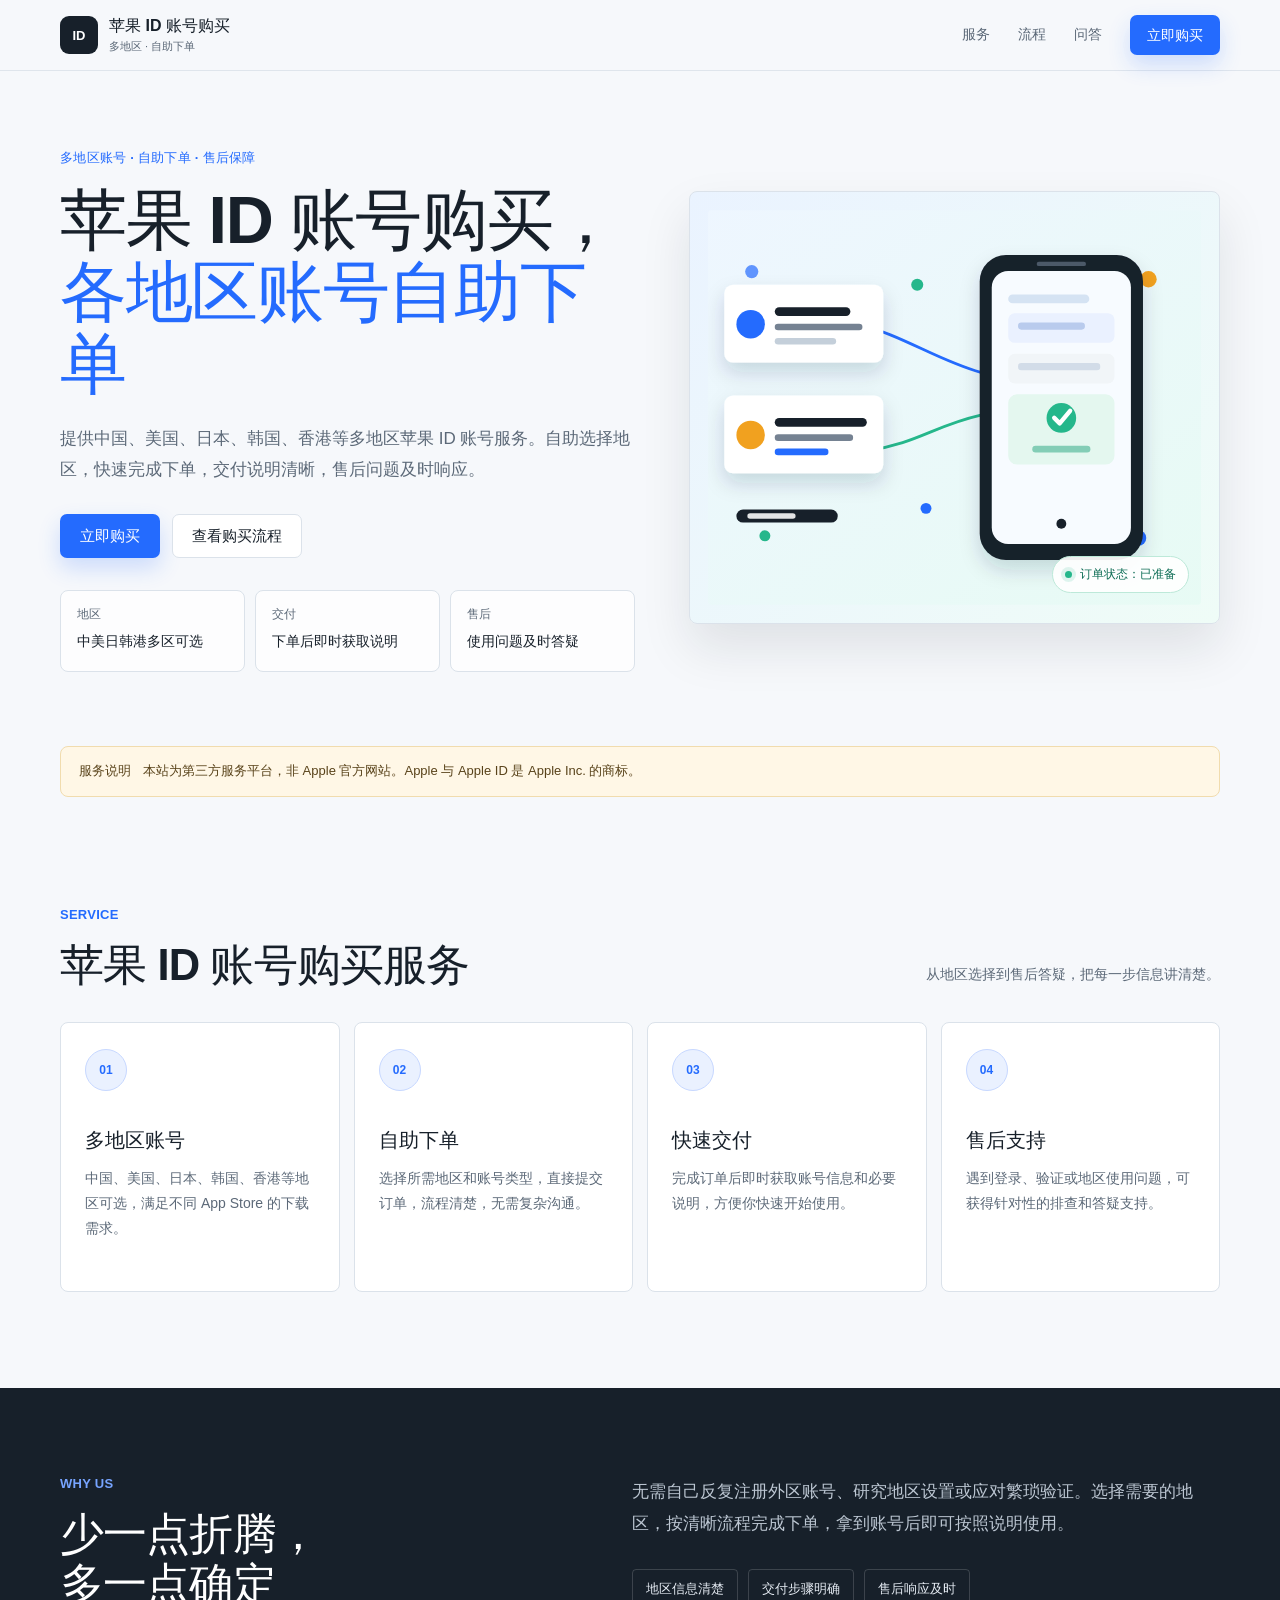
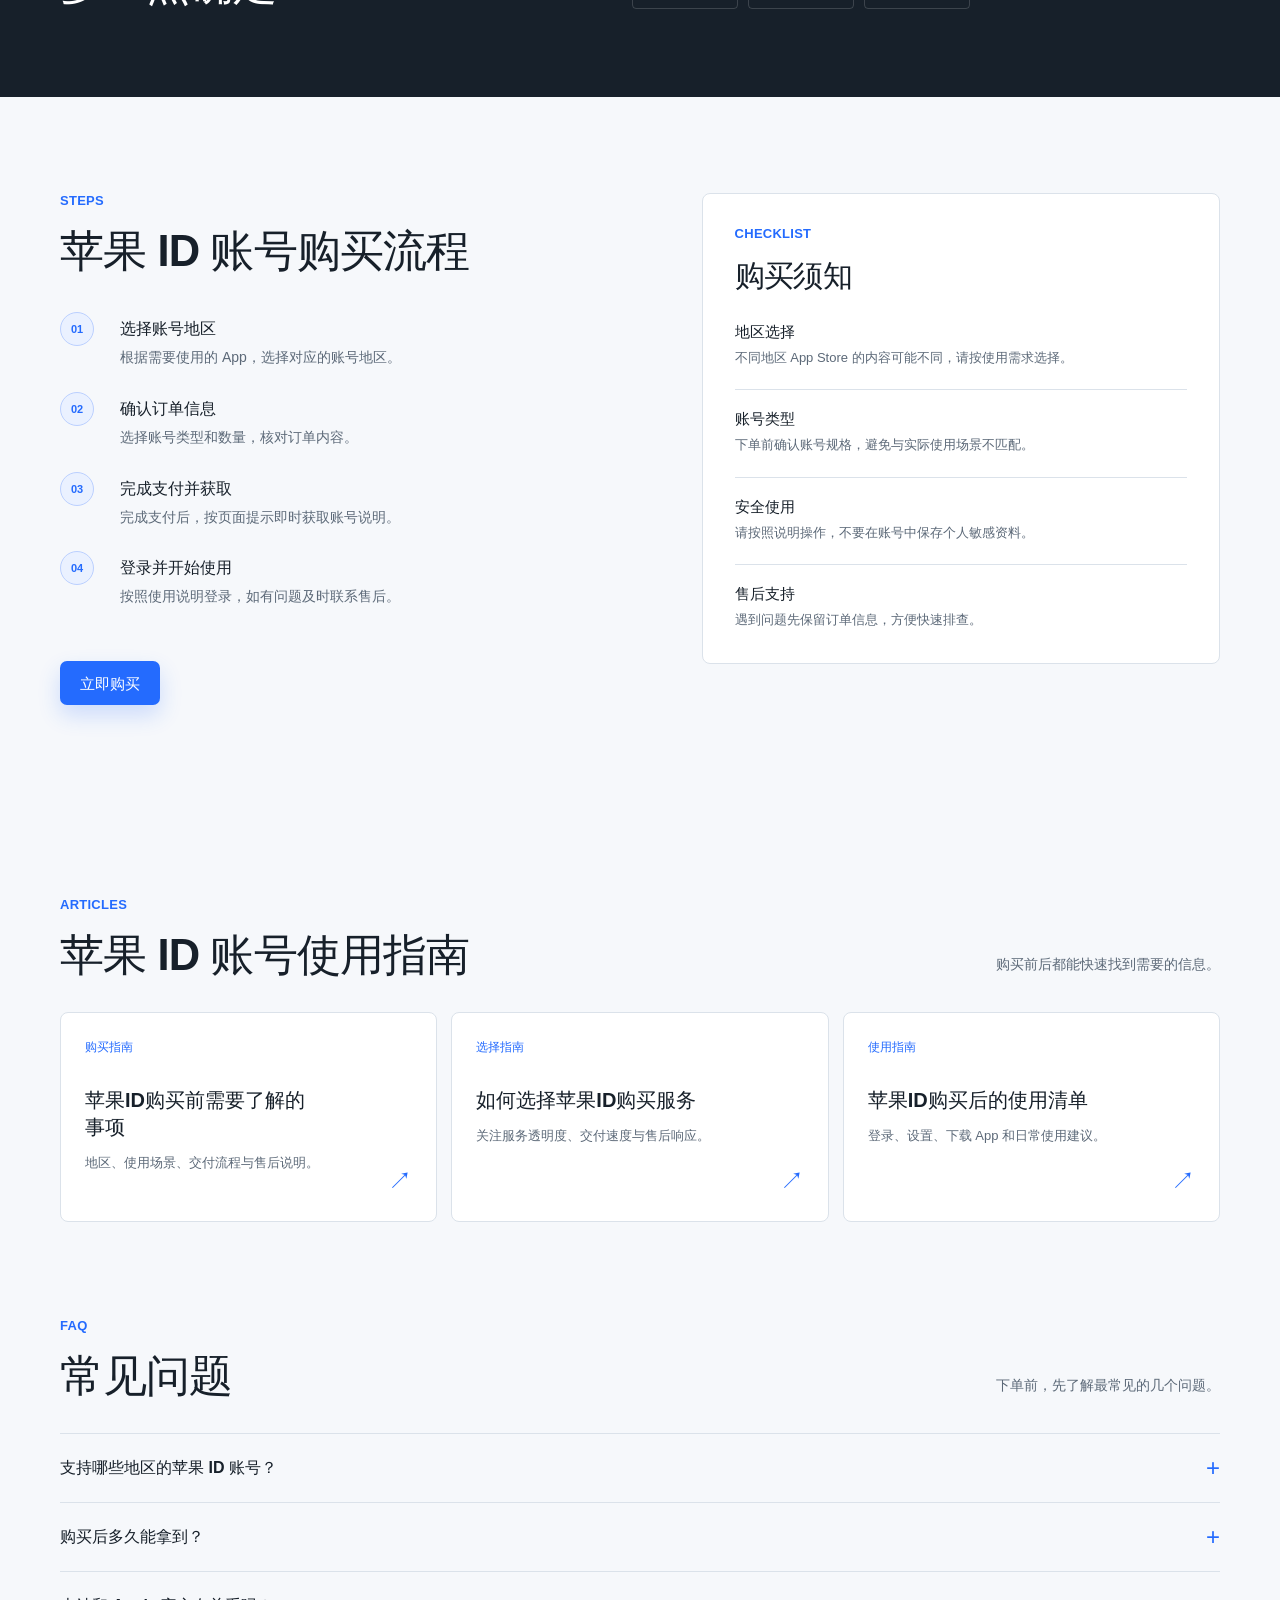
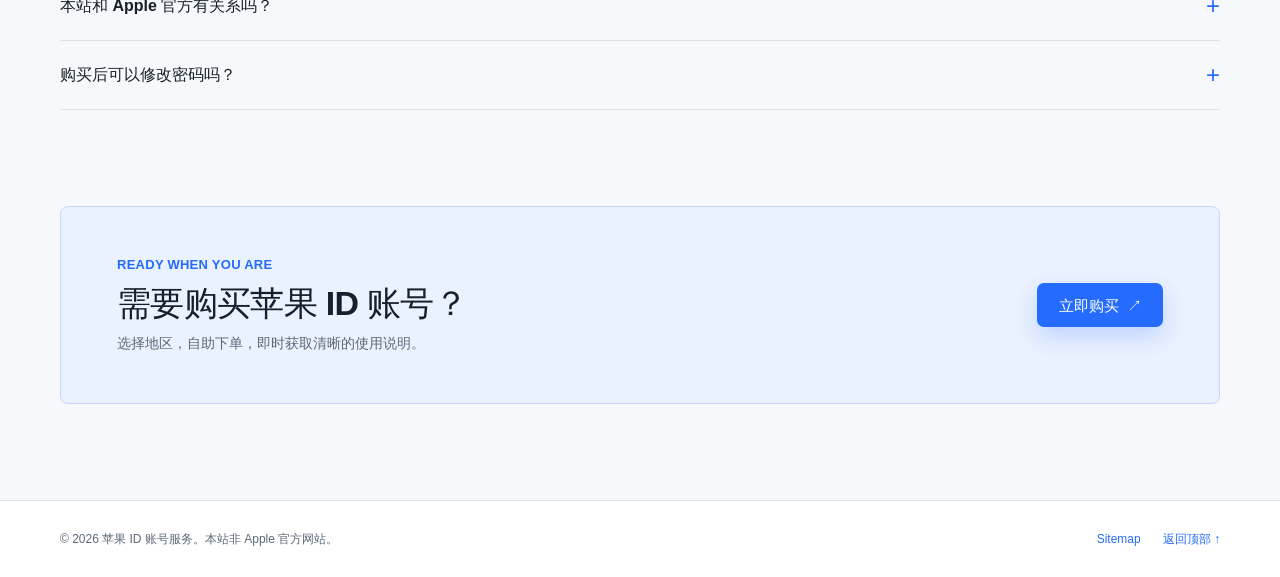
<file: index.html>
<!doctype html>
<html lang="zh-CN">
  <head>
    <meta charset="utf-8">
    <meta name="viewport" content="width=device-width, initial-scale=1">
    <meta name="description" content="苹果ID账号购买平台，提供美国、日本、韩国、香港等国外苹果ID与 apple id 账号、IOS账号购买，支持多地区自助下单、快速交付与售后说明。">
    <meta name="subtitle" content="多地区国外苹果ID与IOS账号自助购买服务">
    <meta name="keywords" content="苹果ID账号, apple id, IOS账号, 国外苹果ID">
    <meta property="og:title" content="苹果ID账号购买">
    <meta property="og:description" content="多地区国外苹果ID与IOS账号自助购买服务，支持苹果ID账号购买、快速交付与售后说明。">
    <meta property="og:type" content="website">
    <meta name="theme-color" content="#f6f8fb">
    <title>苹果ID账号购买 - 各地区苹果ID自助下单 |AppleID 安全售后保障 </title>
    <link rel="stylesheet" href="styles.css">
  </head>
  <body>
    <a class="skip-link" href="#main-content">跳转到主要内容</a>

    <header class="site-header">
      <div class="container header-inner">
        <a class="brand" href="./" aria-label="苹果 ID 账号服务首页">
          <span class="brand-mark" aria-hidden="true">ID</span>
          <span class="brand-copy">
            <strong>苹果 ID 账号购买</strong>
            <small>多地区 · 自助下单</small>
          </span>
        </a>
        <nav class="main-nav" aria-label="主导航">
          <a href="#service">服务</a>
          <a href="#guide">流程</a>
          <a href="#faq">问答</a>
          <a class="button button-small button-primary purchase-link" data-purchase-link href="https://example.com/">立即购买</a>
        </nav>
      </div>
    </header>

    <main id="main-content">
      <section class="hero container" aria-labelledby="hero-title">
        <div class="hero-copy">
          <p class="eyebrow">多地区账号 · 自助下单 · 售后保障</p>
          <h1 id="hero-title">苹果 ID 账号购买，<br><span>各地区账号自助下单</span></h1>
          <p class="hero-description">提供中国、美国、日本、韩国、香港等多地区苹果 ID 账号服务。自助选择地区，快速完成下单，交付说明清晰，售后问题及时响应。</p>
          <div class="hero-actions">
            <a class="button button-primary purchase-link" data-purchase-link href="https://example.com/">立即购买</a>
            <a class="button button-secondary" href="#guide">查看购买流程</a>
          </div>
          <dl class="hero-stats" aria-label="服务特点">
            <div>
              <dt>地区</dt>
              <dd>中美日韩港多区可选</dd>
            </div>
            <div>
              <dt>交付</dt>
              <dd>下单后即时获取说明</dd>
            </div>
            <div>
              <dt>售后</dt>
              <dd>使用问题及时答疑</dd>
            </div>
          </dl>
        </div>
        <div class="hero-visual" aria-label="地区选择与账号交付示意图" role="img">
          <img src="assets/hero-service.svg" alt="手机界面与多地区账号服务卡片示意图">
          <span class="visual-caption"><span class="status-dot"></span>订单状态：已准备</span>
        </div>
      </section>

      <div class="notice-wrap container">
        <p class="notice"><strong>服务说明</strong><span>本站为第三方服务平台，非 Apple 官方网站。Apple 与 Apple ID 是 Apple Inc. 的商标。</span></p>
      </div>

      <section class="section container" id="service" aria-labelledby="service-title">
        <div class="section-heading">
          <div>
            <p class="section-kicker">SERVICE</p>
            <h2 id="service-title">苹果 ID 账号购买服务</h2>
          </div>
          <p>从地区选择到售后答疑，把每一步信息讲清楚。</p>
        </div>
        <div class="service-grid">
          <article class="service-card">
            <div class="card-icon" aria-hidden="true">01</div>
            <h3>多地区账号</h3>
            <p>中国、美国、日本、韩国、香港等地区可选，满足不同 App Store 的下载需求。</p>
          </article>
          <article class="service-card">
            <div class="card-icon" aria-hidden="true">02</div>
            <h3>自助下单</h3>
            <p>选择所需地区和账号类型，直接提交订单，流程清楚，无需复杂沟通。</p>
          </article>
          <article class="service-card">
            <div class="card-icon" aria-hidden="true">03</div>
            <h3>快速交付</h3>
            <p>完成订单后即时获取账号信息和必要说明，方便你快速开始使用。</p>
          </article>
          <article class="service-card">
            <div class="card-icon" aria-hidden="true">04</div>
            <h3>售后支持</h3>
            <p>遇到登录、验证或地区使用问题，可获得针对性的排查和答疑支持。</p>
          </article>
        </div>
      </section>

      <section class="value-band" aria-labelledby="value-title">
        <div class="container value-grid">
          <div>
            <p class="section-kicker">WHY US</p>
            <h2 id="value-title">少一点折腾，<br>多一点确定</h2>
          </div>
          <div class="value-copy">
            <p>无需自己反复注册外区账号、研究地区设置或应对繁琐验证。选择需要的地区，按清晰流程完成下单，拿到账号后即可按照说明使用。</p>
            <div class="value-points">
              <span>地区信息清楚</span>
              <span>交付步骤明确</span>
              <span>售后响应及时</span>
            </div>
          </div>
        </div>
      </section>

      <section class="section container two-column" id="guide" aria-labelledby="guide-title">
        <div class="guide-content">
          <p class="section-kicker">STEPS</p>
          <h2 id="guide-title">苹果 ID 账号购买流程</h2>
          <ol class="steps-list">
            <li><span>01</span><div><strong>选择账号地区</strong><p>根据需要使用的 App，选择对应的账号地区。</p></div></li>
            <li><span>02</span><div><strong>确认订单信息</strong><p>选择账号类型和数量，核对订单内容。</p></div></li>
            <li><span>03</span><div><strong>完成支付并获取</strong><p>完成支付后，按页面提示即时获取账号说明。</p></div></li>
            <li><span>04</span><div><strong>登录并开始使用</strong><p>按照使用说明登录，如有问题及时联系售后。</p></div></li>
          </ol>
          <a class="button button-primary purchase-link" data-purchase-link href="https://example.com/">立即购买</a>
        </div>
        <aside class="info-panel" aria-labelledby="notice-title">
          <p class="section-kicker">CHECKLIST</p>
          <h2 id="notice-title">购买须知</h2>
          <ul class="checklist">
            <li><strong>地区选择</strong><span>不同地区 App Store 的内容可能不同，请按使用需求选择。</span></li>
            <li><strong>账号类型</strong><span>下单前确认账号规格，避免与实际使用场景不匹配。</span></li>
            <li><strong>安全使用</strong><span>请按照说明操作，不要在账号中保存个人敏感资料。</span></li>
            <li><strong>售后支持</strong><span>遇到问题先保留订单信息，方便快速排查。</span></li>
          </ul>
        </aside>
      </section>

      <section class="section container" aria-labelledby="articles-title">
        <div class="section-heading compact-heading">
          <div>
            <p class="section-kicker">ARTICLES</p>
            <h2 id="articles-title">苹果 ID 账号使用指南</h2>
          </div>
          <p>购买前后都能快速找到需要的信息。</p>
        </div>
        <div class="article-grid">
          <a class="article-card" href="articles/apple-id-buying-guide.html"><span>购买指南</span><h3>苹果ID购买前需要了解的事项</h3><p>地区、使用场景、交付流程与售后说明。</p><b aria-hidden="true">↗</b></a>
          <a class="article-card" href="articles/how-to-choose-apple-id-service.html"><span>选择指南</span><h3>如何选择苹果ID购买服务</h3><p>关注服务透明度、交付速度与售后响应。</p><b aria-hidden="true">↗</b></a>
          <a class="article-card" href="articles/apple-id-after-purchase-checklist.html"><span>使用指南</span><h3>苹果ID购买后的使用清单</h3><p>登录、设置、下载 App 和日常使用建议。</p><b aria-hidden="true">↗</b></a>
        </div>
      </section>

      <section class="section container faq-section" id="faq" aria-labelledby="faq-title">
        <div class="section-heading compact-heading">
          <div>
            <p class="section-kicker">FAQ</p>
            <h2 id="faq-title">常见问题</h2>
          </div>
          <p>下单前，先了解最常见的几个问题。</p>
        </div>
        <div class="faq-list">
          <details><summary>支持哪些地区的苹果 ID 账号？<span aria-hidden="true">+</span></summary><p>首版服务覆盖中国、美国、日本、韩国、香港等常见地区，具体可选项以购买页面为准。</p></details>
          <details><summary>购买后多久能拿到？<span aria-hidden="true">+</span></summary><p>完成订单后会按页面提示即时获取账号信息和使用说明。</p></details>
          <details><summary>本站和 Apple 官方有关系吗？<span aria-hidden="true">+</span></summary><p>本站是独立的第三方服务平台，与 Apple Inc. 没有隶属、授权或合作关系。</p></details>
          <details><summary>购买后可以修改密码吗？<span aria-hidden="true">+</span></summary><p>请先查看订单附带的使用说明；涉及账号安全的操作建议在确认规则后进行。</p></details>
        </div>
      </section>

      <section class="cta-section container" aria-labelledby="cta-title">
        <div>
          <p class="section-kicker">READY WHEN YOU ARE</p>
          <h2 id="cta-title">需要购买苹果 ID 账号？</h2>
          <p>选择地区，自助下单，即时获取清晰的使用说明。</p>
        </div>
        <a class="button button-primary purchase-link" data-purchase-link href="https://example.com/">立即购买 <span aria-hidden="true">↗</span></a>
      </section>
    </main>

    <footer class="site-footer">
      <div class="container footer-inner">
        <p>© 2026 苹果 ID 账号服务。本站非 Apple 官方网站。</p>
        <div class="footer-links">
          <a href="sitemap.xml" target="_blank" rel="noopener noreferrer">Sitemap</a>
          <a href="#main-content">返回顶部 ↑</a>
        </div>
      </div>
    </footer>

    <script src="script.js" defer></script>
  </body>
</html>
</file>
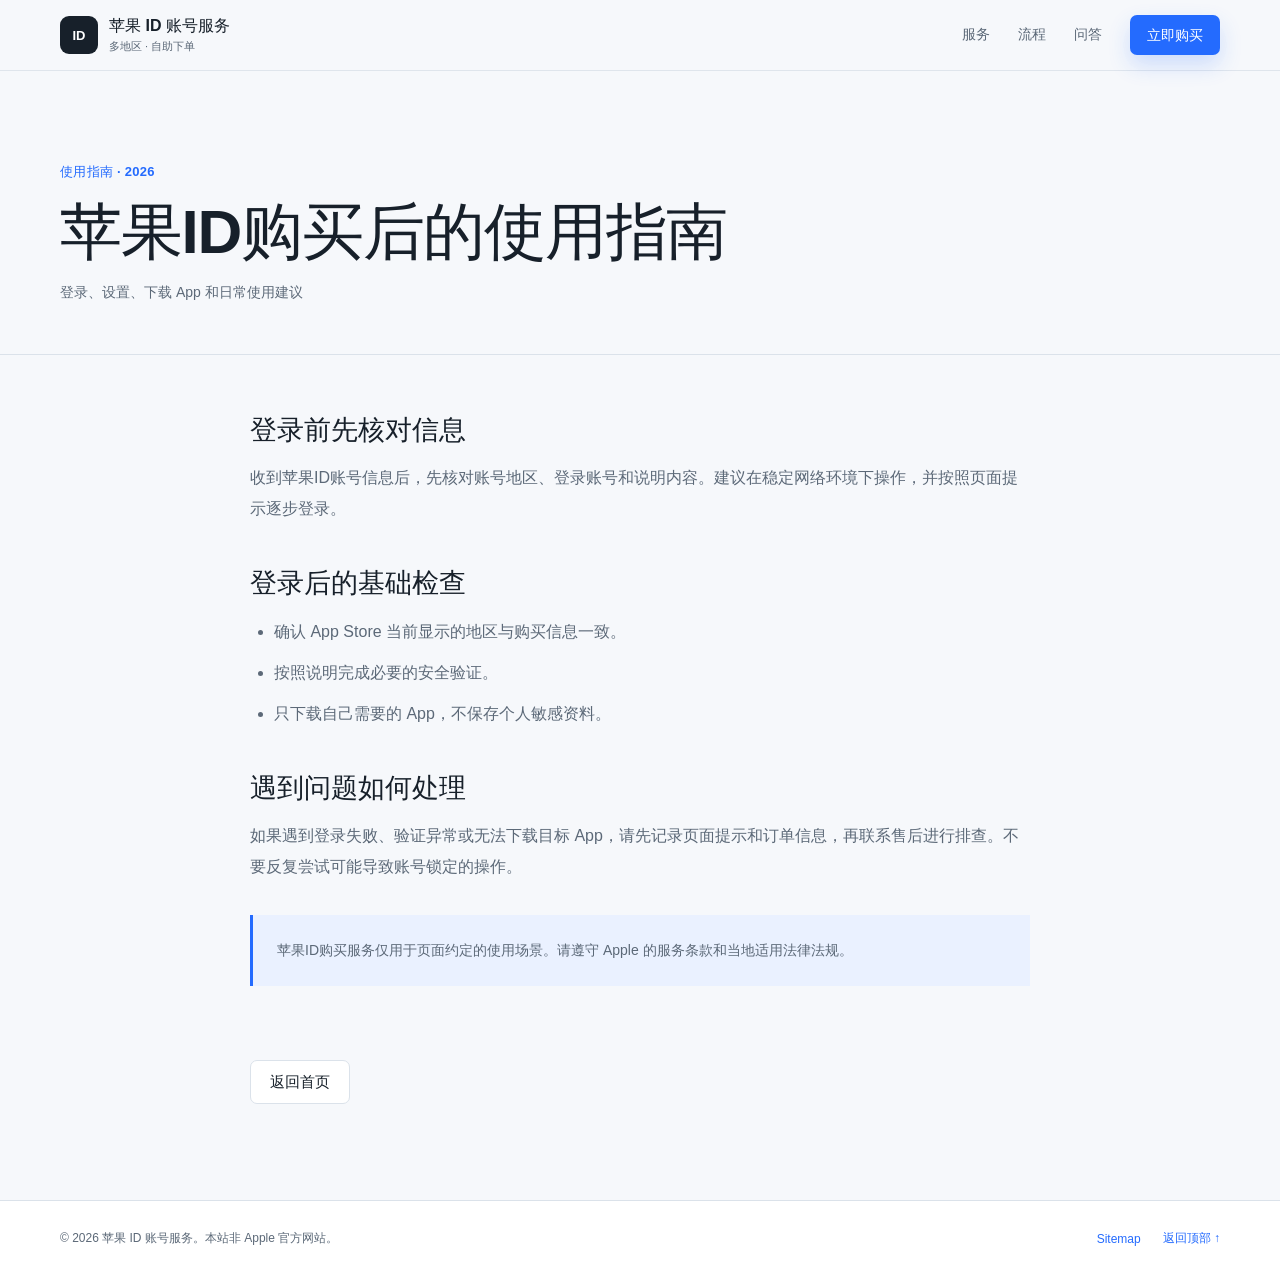
<file: articles/apple-id-after-purchase-checklist.html>
<!doctype html>
<html lang="zh-CN">
  <head>
    <meta charset="utf-8">
    <meta name="viewport" content="width=device-width, initial-scale=1">
    <meta name="description" content="苹果ID购买后的登录、设置、下载 App 与日常使用清单。">
    <title>苹果ID购买后的使用指南 | 苹果 ID 账号服务</title>
    <link rel="stylesheet" href="../styles.css">
  </head>
  <body class="article-page">
    <a class="skip-link" href="#main-content">跳转到主要内容</a>
    <header class="site-header"><div class="container header-inner"><a class="brand" href="../" aria-label="苹果 ID 账号服务首页"><span class="brand-mark" aria-hidden="true">ID</span><span class="brand-copy"><strong>苹果 ID 账号服务</strong><small>多地区 · 自助下单</small></span></a><nav class="main-nav" aria-label="主导航"><a href="../#service">服务</a><a href="../#guide">流程</a><a href="../#faq">问答</a><a class="button button-small button-primary purchase-link" data-purchase-link href="https://example.com/">立即购买</a></nav></div></header>
    <main id="main-content">
      <section class="article-hero"><div class="container"><p class="eyebrow">使用指南 · 2026</p><h1>苹果ID购买后的使用指南</h1><p class="article-meta">登录、设置、下载 App 和日常使用建议</p></div></section>
      <article class="article-body">
        <h2>登录前先核对信息</h2>
        <p>收到苹果ID账号信息后，先核对账号地区、登录账号和说明内容。建议在稳定网络环境下操作，并按照页面提示逐步登录。</p>
        <h2>登录后的基础检查</h2>
        <ul><li>确认 App Store 当前显示的地区与购买信息一致。</li><li>按照说明完成必要的安全验证。</li><li>只下载自己需要的 App，不保存个人敏感资料。</li></ul>
        <h2>遇到问题如何处理</h2>
        <p>如果遇到登录失败、验证异常或无法下载目标 App，请先记录页面提示和订单信息，再联系售后进行排查。不要反复尝试可能导致账号锁定的操作。</p>
        <div class="article-callout"><p>苹果ID购买服务仅用于页面约定的使用场景。请遵守 Apple 的服务条款和当地适用法律法规。</p></div>
        <a class="button button-secondary article-back" href="../">返回首页</a>
      </article>
    </main>
    <footer class="site-footer"><div class="container footer-inner"><p>© 2026 苹果 ID 账号服务。本站非 Apple 官方网站。</p><div class="footer-links"><a href="../sitemap.xml" target="_blank" rel="noopener noreferrer">Sitemap</a><a href="#main-content">返回顶部 ↑</a></div></div></footer>
    <script src="../script.js" defer></script>
  </body>
</html>
</file>
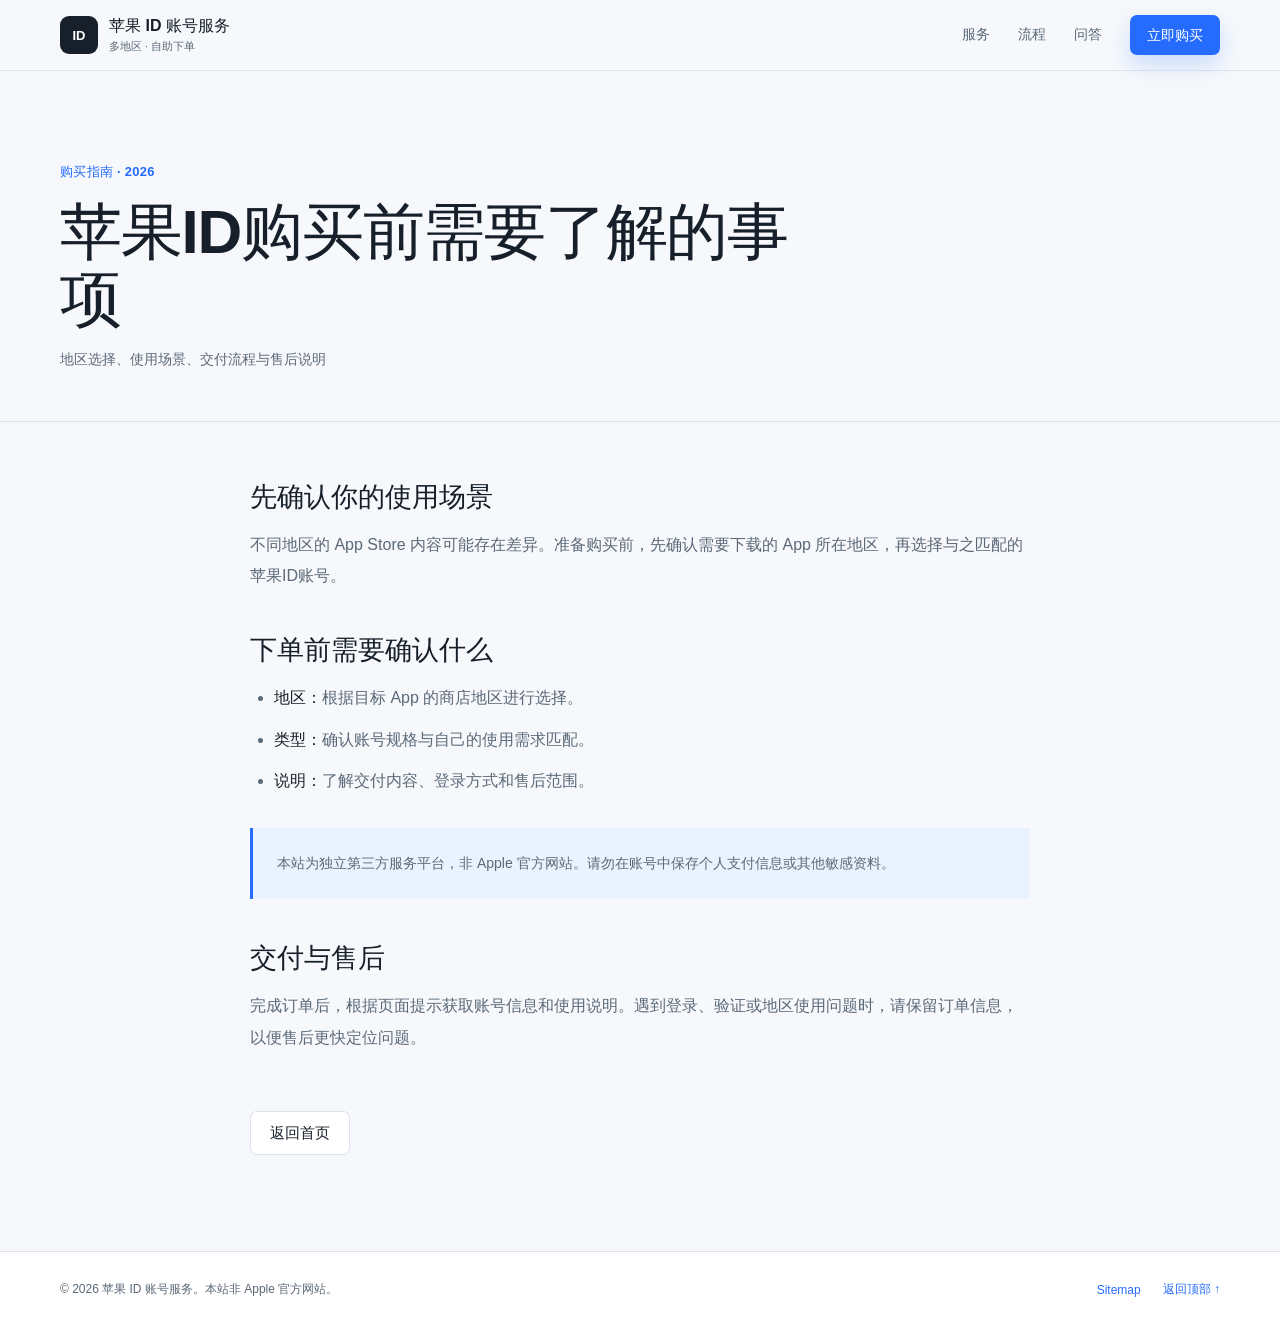
<file: articles/apple-id-buying-guide.html>
<!doctype html>
<html lang="zh-CN">
  <head>
    <meta charset="utf-8">
    <meta name="viewport" content="width=device-width, initial-scale=1">
    <meta name="description" content="苹果ID购买前需要了解的地区、使用场景、交付流程与售后事项。">
    <title>苹果ID购买前需要了解的事项 | 苹果 ID 账号服务</title>
    <link rel="stylesheet" href="../styles.css">
  </head>
  <body class="article-page">
    <a class="skip-link" href="#main-content">跳转到主要内容</a>
    <header class="site-header">
      <div class="container header-inner">
        <a class="brand" href="../" aria-label="苹果 ID 账号服务首页">
          <span class="brand-mark" aria-hidden="true">ID</span>
          <span class="brand-copy"><strong>苹果 ID 账号服务</strong><small>多地区 · 自助下单</small></span>
        </a>
        <nav class="main-nav" aria-label="主导航">
          <a href="../#service">服务</a><a href="../#guide">流程</a><a href="../#faq">问答</a>
          <a class="button button-small button-primary purchase-link" data-purchase-link href="https://example.com/">立即购买</a>
        </nav>
      </div>
    </header>
    <main id="main-content">
      <section class="article-hero">
        <div class="container">
          <p class="eyebrow">购买指南 · 2026</p>
          <h1>苹果ID购买前需要了解的事项</h1>
          <p class="article-meta">地区选择、使用场景、交付流程与售后说明</p>
        </div>
      </section>
      <article class="article-body">
        <h2>先确认你的使用场景</h2>
        <p>不同地区的 App Store 内容可能存在差异。准备购买前，先确认需要下载的 App 所在地区，再选择与之匹配的苹果ID账号。</p>
        <h2>下单前需要确认什么</h2>
        <ul>
          <li><strong>地区：</strong>根据目标 App 的商店地区进行选择。</li>
          <li><strong>类型：</strong>确认账号规格与自己的使用需求匹配。</li>
          <li><strong>说明：</strong>了解交付内容、登录方式和售后范围。</li>
        </ul>
        <div class="article-callout"><p>本站为独立第三方服务平台，非 Apple 官方网站。请勿在账号中保存个人支付信息或其他敏感资料。</p></div>
        <h2>交付与售后</h2>
        <p>完成订单后，根据页面提示获取账号信息和使用说明。遇到登录、验证或地区使用问题时，请保留订单信息，以便售后更快定位问题。</p>
        <a class="button button-secondary article-back" href="../">返回首页</a>
      </article>
    </main>
    <footer class="site-footer"><div class="container footer-inner"><p>© 2026 苹果 ID 账号服务。本站非 Apple 官方网站。</p><div class="footer-links"><a href="../sitemap.xml" target="_blank" rel="noopener noreferrer">Sitemap</a><a href="#main-content">返回顶部 ↑</a></div></div></footer>
    <script src="../script.js" defer></script>
  </body>
</html>
</file>
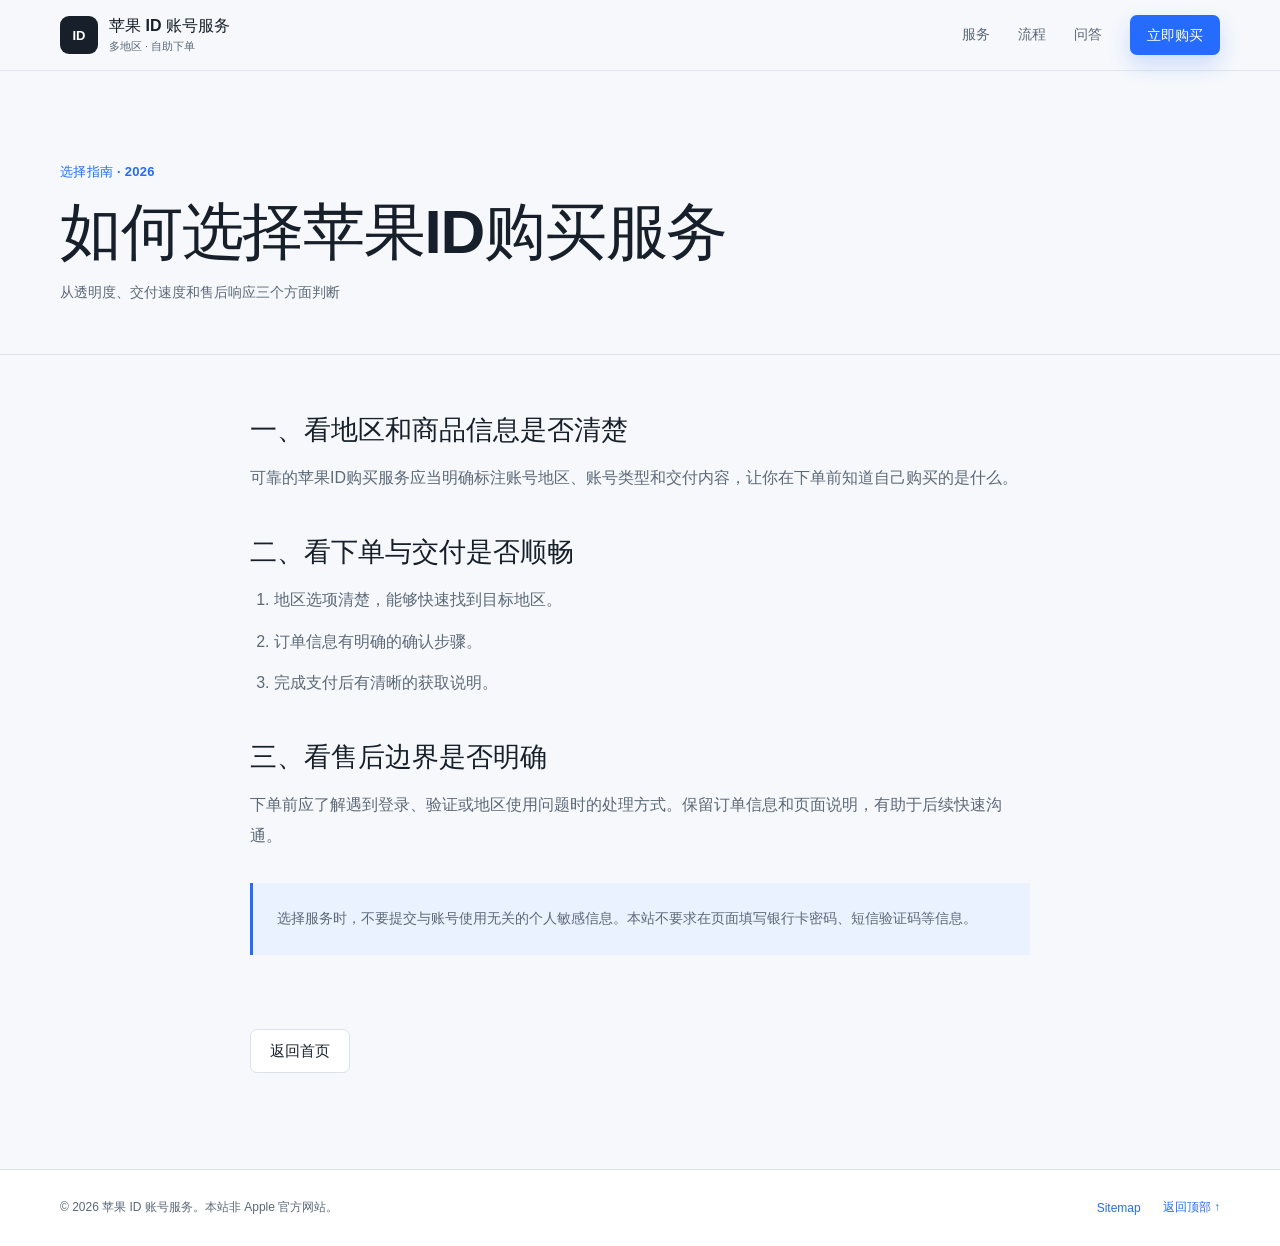
<file: articles/how-to-choose-apple-id-service.html>
<!doctype html>
<html lang="zh-CN">
  <head>
    <meta charset="utf-8">
    <meta name="viewport" content="width=device-width, initial-scale=1">
    <meta name="description" content="如何选择苹果ID购买服务，关注地区信息、交付速度与售后响应。">
    <title>如何选择苹果ID购买服务 | 苹果 ID 账号服务</title>
    <link rel="stylesheet" href="../styles.css">
  </head>
  <body class="article-page">
    <a class="skip-link" href="#main-content">跳转到主要内容</a>
    <header class="site-header"><div class="container header-inner"><a class="brand" href="../" aria-label="苹果 ID 账号服务首页"><span class="brand-mark" aria-hidden="true">ID</span><span class="brand-copy"><strong>苹果 ID 账号服务</strong><small>多地区 · 自助下单</small></span></a><nav class="main-nav" aria-label="主导航"><a href="../#service">服务</a><a href="../#guide">流程</a><a href="../#faq">问答</a><a class="button button-small button-primary purchase-link" data-purchase-link href="https://example.com/">立即购买</a></nav></div></header>
    <main id="main-content">
      <section class="article-hero"><div class="container"><p class="eyebrow">选择指南 · 2026</p><h1>如何选择苹果ID购买服务</h1><p class="article-meta">从透明度、交付速度和售后响应三个方面判断</p></div></section>
      <article class="article-body">
        <h2>一、看地区和商品信息是否清楚</h2>
        <p>可靠的苹果ID购买服务应当明确标注账号地区、账号类型和交付内容，让你在下单前知道自己购买的是什么。</p>
        <h2>二、看下单与交付是否顺畅</h2>
        <ol><li>地区选项清楚，能够快速找到目标地区。</li><li>订单信息有明确的确认步骤。</li><li>完成支付后有清晰的获取说明。</li></ol>
        <h2>三、看售后边界是否明确</h2>
        <p>下单前应了解遇到登录、验证或地区使用问题时的处理方式。保留订单信息和页面说明，有助于后续快速沟通。</p>
        <div class="article-callout"><p>选择服务时，不要提交与账号使用无关的个人敏感信息。本站不要求在页面填写银行卡密码、短信验证码等信息。</p></div>
        <a class="button button-secondary article-back" href="../">返回首页</a>
      </article>
    </main>
    <footer class="site-footer"><div class="container footer-inner"><p>© 2026 苹果 ID 账号服务。本站非 Apple 官方网站。</p><div class="footer-links"><a href="../sitemap.xml" target="_blank" rel="noopener noreferrer">Sitemap</a><a href="#main-content">返回顶部 ↑</a></div></div></footer>
    <script src="../script.js" defer></script>
  </body>
</html>
</file>
<file: styles.css>
:root {
  --ink: #17202a;
  --muted: #5c6978;
  --soft: #f6f8fb;
  --paper: #ffffff;
  --line: #dbe2ea;
  --blue: #246bfe;
  --blue-dark: #1655db;
  --blue-soft: #eaf1ff;
  --green: #25b78b;
  --gold-soft: #fff7e6;
  --max-width: 1160px;
  --radius: 8px;
  color: var(--ink);
  background: var(--soft);
  font-family: "PingFang SC", "Microsoft YaHei", "Noto Sans CJK SC", Arial, sans-serif;
  font-synthesis: none;
  text-rendering: optimizeLegibility;
}

* { box-sizing: border-box; }
html { scroll-behavior: smooth; }
body { margin: 0; min-width: 320px; background: var(--soft); }
body, button, a { -webkit-font-smoothing: antialiased; }
a { color: inherit; text-decoration: none; }
img { display: block; max-width: 100%; }
.container { width: min(calc(100% - 48px), var(--max-width)); margin-inline: auto; }
.skip-link { position: fixed; left: 16px; top: -60px; z-index: 20; padding: 10px 14px; color: #fff; background: var(--ink); border-radius: 4px; }
.skip-link:focus { top: 16px; }

.site-header { position: sticky; top: 0; z-index: 10; border-bottom: 1px solid rgba(219, 226, 234, .86); background: rgba(246, 248, 251, .92); backdrop-filter: blur(12px); }
.header-inner { display: flex; min-height: 70px; align-items: center; justify-content: space-between; gap: 28px; }
.brand { display: inline-flex; align-items: center; gap: 11px; }
.brand-mark { display: grid; width: 38px; height: 38px; place-items: center; color: #fff; background: var(--ink); border-radius: 9px; font-size: 13px; font-weight: 800; letter-spacing: 0; }
.brand-copy { display: grid; gap: 2px; }
.brand-copy strong { font-size: 16px; letter-spacing: 0; }
.brand-copy small { color: var(--muted); font-size: 11px; }
.main-nav { display: flex; align-items: center; gap: 28px; color: var(--muted); font-size: 14px; }
.main-nav a:not(.button) { transition: color .2s ease; }
.main-nav a:not(.button):hover, .main-nav a:not(.button):focus-visible { color: var(--blue); }

.button { display: inline-flex; min-height: 44px; align-items: center; justify-content: center; gap: 8px; padding: 0 19px; border: 1px solid transparent; border-radius: 7px; font-size: 15px; font-weight: 700; line-height: 1; transition: transform .2s ease, background .2s ease, box-shadow .2s ease; }
.button:hover { transform: translateY(-2px); }
.button:focus-visible, a:focus-visible, summary:focus-visible { outline: 3px solid rgba(36, 107, 254, .32); outline-offset: 3px; }
.button-primary { color: #fff; background: var(--blue); box-shadow: 0 10px 22px rgba(36, 107, 254, .2); }
.button-primary:hover { background: var(--blue-dark); box-shadow: 0 12px 24px rgba(36, 107, 254, .28); }
.button-secondary { color: var(--ink); border-color: var(--line); background: var(--paper); }
.button-secondary:hover { border-color: #b9c6d6; background: #fbfcfe; }
.button-small { min-height: 40px; padding-inline: 16px; font-size: 14px; }

.hero { display: grid; min-height: 675px; grid-template-columns: minmax(0, 1.04fr) minmax(420px, .96fr); align-items: center; gap: 54px; padding-top: 70px; padding-bottom: 72px; }
.hero-copy { padding-top: 6px; }
.eyebrow, .section-kicker { margin: 0 0 18px; color: var(--blue); font-size: 13px; font-weight: 800; letter-spacing: .02em; }
h1, h2, h3, p { margin-top: 0; }
h1 { max-width: 650px; margin-bottom: 22px; font-size: clamp(42px, 5.2vw, 70px); letter-spacing: -.02em; line-height: 1.08; }
h1 span { color: var(--blue); }
.hero-description { max-width: 590px; margin-bottom: 28px; color: var(--muted); font-size: 17px; line-height: 1.85; }
.hero-actions { display: flex; flex-wrap: wrap; gap: 12px; margin-bottom: 32px; }
.hero-stats { display: grid; grid-template-columns: repeat(3, minmax(0, 1fr)); gap: 10px; margin: 0; }
.hero-stats > div { min-height: 82px; padding: 15px 16px; border: 1px solid var(--line); border-radius: var(--radius); background: rgba(255,255,255,.8); }
.hero-stats dt { margin-bottom: 8px; color: var(--muted); font-size: 12px; }
.hero-stats dd { margin: 0; font-size: 14px; font-weight: 700; line-height: 1.45; }
.hero-visual { position: relative; align-self: center; padding: 18px; border: 1px solid var(--line); border-radius: var(--radius); background: linear-gradient(135deg, #eaf3ff, #effcf7); box-shadow: 0 24px 50px rgba(23, 32, 42, .1); }
.hero-visual img { width: 100%; aspect-ratio: 1.25; object-fit: cover; border-radius: 4px; }
.visual-caption { position: absolute; right: 30px; bottom: 30px; display: inline-flex; align-items: center; gap: 8px; padding: 9px 12px; color: #0d6d55; border: 1px solid #bde9d9; border-radius: 999px; background: rgba(255,255,255,.92); font-size: 12px; font-weight: 700; }
.status-dot { width: 7px; height: 7px; border-radius: 50%; background: var(--green); box-shadow: 0 0 0 4px rgba(37,183,139,.14); }

.notice-wrap { padding-bottom: 14px; }
.notice { display: flex; align-items: center; gap: 12px; margin: 0; padding: 14px 18px; color: #59431a; border: 1px solid #f1dcae; border-radius: var(--radius); background: var(--gold-soft); font-size: 13px; line-height: 1.6; }
.notice strong { white-space: nowrap; }
.section { padding-top: 96px; padding-bottom: 96px; }
.section-heading { display: flex; align-items: end; justify-content: space-between; gap: 40px; margin-bottom: 32px; }
.section-heading h2, .two-column h2, .cta-section h2, .value-grid h2 { margin: 0; font-size: clamp(30px, 3.4vw, 46px); letter-spacing: -.02em; line-height: 1.15; }
.section-heading > p { max-width: 300px; margin: 0 0 3px; color: var(--muted); font-size: 14px; line-height: 1.8; text-align: right; }
.service-grid { display: grid; grid-template-columns: repeat(4, minmax(0, 1fr)); gap: 14px; }
.service-card { position: relative; min-height: 270px; padding: 26px 24px 24px; border: 1px solid var(--line); border-radius: var(--radius); background: var(--paper); transition: transform .2s ease, box-shadow .2s ease; }
.service-card:hover { transform: translateY(-4px); box-shadow: 0 14px 28px rgba(23, 32, 42, .08); }
.card-icon { display: grid; width: 42px; height: 42px; margin-bottom: 36px; place-items: center; color: var(--blue); border: 1px solid #c7d8ff; border-radius: 50%; background: var(--blue-soft); font-size: 12px; font-weight: 800; }
.service-card h3 { margin-bottom: 12px; font-size: 20px; }
.service-card p { margin: 0; color: var(--muted); font-size: 14px; line-height: 1.8; }

.value-band { color: #fff; background: var(--ink); }
.value-grid { display: grid; grid-template-columns: .9fr 1.1fr; align-items: center; gap: 90px; padding-top: 88px; padding-bottom: 88px; }
.value-grid .section-kicker { color: #77a4ff; }
.value-grid h2 { color: #fff; }
.value-copy > p { max-width: 590px; margin-bottom: 28px; color: #bcc6d2; font-size: 17px; line-height: 1.9; }
.value-points { display: flex; flex-wrap: wrap; gap: 10px; }
.value-points span { padding: 10px 13px; border: 1px solid rgba(255,255,255,.16); border-radius: 4px; color: #e7edf5; font-size: 13px; }
.two-column { display: grid; grid-template-columns: 1.04fr .96fr; gap: 80px; align-items: start; }
.steps-list { display: grid; gap: 0; margin: 36px 0 30px; padding: 0; list-style: none; }
.steps-list li { display: grid; grid-template-columns: 44px 1fr; gap: 16px; padding: 0 0 22px; }
.steps-list li > span { display: grid; width: 34px; height: 34px; place-items: center; color: var(--blue); border: 1px solid #bbd0ff; border-radius: 50%; background: var(--blue-soft); font-size: 11px; font-weight: 800; }
.steps-list strong { display: block; margin: 7px 0 6px; font-size: 16px; }
.steps-list p { margin: 0; color: var(--muted); font-size: 14px; line-height: 1.7; }
.info-panel { padding: 32px; border: 1px solid var(--line); border-radius: var(--radius); background: var(--paper); }
.info-panel h2 { font-size: 30px; }
.checklist { display: grid; gap: 20px; margin: 30px 0 0; padding: 0; list-style: none; }
.checklist li { display: grid; gap: 5px; padding-bottom: 20px; border-bottom: 1px solid var(--line); }
.checklist li:last-child { padding-bottom: 0; border-bottom: 0; }
.checklist strong { font-size: 15px; }
.checklist span { color: var(--muted); font-size: 13px; line-height: 1.7; }
.compact-heading { align-items: end; }
.article-grid { display: grid; grid-template-columns: repeat(3, minmax(0, 1fr)); gap: 14px; }
.article-card { position: relative; min-height: 210px; padding: 24px; border: 1px solid var(--line); border-radius: var(--radius); background: var(--paper); transition: border-color .2s ease, transform .2s ease; }
.article-card:hover { transform: translateY(-3px); border-color: #a8c2fb; }
.article-card > span { color: var(--blue); font-size: 12px; font-weight: 800; }
.article-card h3 { max-width: 230px; margin: 31px 0 11px; font-size: 20px; line-height: 1.35; }
.article-card p { max-width: 250px; margin: 0; color: var(--muted); font-size: 13px; line-height: 1.7; }
.article-card b { position: absolute; right: 24px; bottom: 24px; color: var(--blue); font-size: 24px; font-weight: 400; }
.faq-section { padding-top: 0; }
.faq-list { border-top: 1px solid var(--line); }
details { border-bottom: 1px solid var(--line); }
summary { display: flex; min-height: 68px; align-items: center; justify-content: space-between; gap: 24px; cursor: pointer; list-style: none; font-size: 16px; font-weight: 700; }
summary::-webkit-details-marker { display: none; }
summary span { color: var(--blue); font-size: 24px; font-weight: 400; transition: transform .2s ease; }
details[open] summary span { transform: rotate(45deg); }
details p { max-width: 720px; margin: -4px 44px 22px 0; color: var(--muted); font-size: 14px; line-height: 1.8; }
.cta-section { display: flex; align-items: center; justify-content: space-between; gap: 32px; margin-bottom: 96px; padding: 50px 56px; border: 1px solid #c6d7ff; border-radius: var(--radius); background: var(--blue-soft); }
.cta-section .section-kicker { margin-bottom: 12px; }
.cta-section h2 { margin-bottom: 12px; font-size: 34px; }
.cta-section p:last-child { margin: 0; color: var(--muted); font-size: 14px; }
.cta-section .button { min-width: 126px; }
.site-footer { border-top: 1px solid var(--line); background: #fff; }
.footer-inner { display: flex; min-height: 76px; align-items: center; justify-content: space-between; gap: 20px; color: var(--muted); font-size: 12px; }
.footer-inner p { margin: 0; }
.footer-links { display: flex; align-items: center; gap: 22px; }
.footer-inner a { color: var(--blue); }

.article-page main { padding-bottom: 96px; }
.article-hero { padding: 92px 0 52px; border-bottom: 1px solid var(--line); }
.article-hero h1 { max-width: 780px; margin-bottom: 18px; font-size: clamp(36px, 5vw, 62px); }
.article-meta { margin: 0; color: var(--muted); font-size: 14px; }
.article-body { width: min(100%, 780px); margin: 0 auto; padding-top: 58px; }
.article-body h2 { margin: 42px 0 14px; font-size: 27px; line-height: 1.3; }
.article-body h2:first-child { margin-top: 0; }
.article-body p, .article-body li { color: var(--muted); font-size: 16px; line-height: 1.95; }
.article-body ul, .article-body ol { display: grid; gap: 10px; margin: 0 0 26px; padding-left: 24px; }
.article-body strong { color: var(--ink); }
.article-callout { margin: 32px 0; padding: 22px 24px; border-left: 3px solid var(--blue); background: var(--blue-soft); }
.article-callout p { margin: 0; font-size: 14px; }
.article-back { margin-top: 42px; }

@media (max-width: 960px) {
  .hero { grid-template-columns: 1fr; gap: 36px; padding-top: 54px; }
  .hero-copy { max-width: 720px; }
  .hero-visual { width: min(100%, 650px); }
  .service-grid { grid-template-columns: repeat(2, minmax(0, 1fr)); }
  .value-grid, .two-column { gap: 44px; }
}

@media (max-width: 640px) {
  .container { width: min(calc(100% - 36px), var(--max-width)); }
  .header-inner { min-height: 126px; align-items: flex-start; flex-direction: column; gap: 14px; padding-top: 15px; padding-bottom: 12px; }
  .main-nav { width: 100%; justify-content: space-between; gap: 10px; font-size: 13px; }
  .main-nav .button-small { min-height: 40px; padding-inline: 15px; }
  .brand-copy small { display: none; }
  .hero { min-height: 0; gap: 34px; padding-top: 38px; padding-bottom: 44px; }
  .eyebrow { margin-bottom: 16px; font-size: 12px; }
  h1 { margin-bottom: 20px; font-size: clamp(34px, 10vw, 48px); line-height: 1.15; }
  .hero-description { margin-bottom: 24px; font-size: 15px; line-height: 1.85; }
  .hero-actions { display: grid; gap: 10px; margin-bottom: 30px; }
  .hero-actions .button { width: 100%; }
  .hero-stats { grid-template-columns: 1fr; gap: 9px; }
  .hero-stats > div { min-height: 76px; }
  .hero-visual { order: 2; padding: 10px; }
  .visual-caption { right: 20px; bottom: 20px; font-size: 11px; }
  .notice { align-items: flex-start; flex-direction: column; gap: 4px; padding: 13px 15px; }
  .section { padding-top: 68px; padding-bottom: 68px; }
  .section-heading { align-items: flex-start; flex-direction: column; gap: 12px; margin-bottom: 24px; }
  .section-heading > p { margin: 0; text-align: left; }
  .section-heading h2, .two-column h2, .cta-section h2, .value-grid h2 { font-size: 32px; }
  .service-grid, .article-grid { grid-template-columns: 1fr; }
  .service-card { min-height: 0; padding: 23px 20px 22px; }
  .card-icon { margin-bottom: 25px; }
  .value-grid, .two-column { grid-template-columns: 1fr; gap: 40px; padding-top: 68px; padding-bottom: 68px; }
  .value-copy > p { font-size: 15px; }
  .two-column { padding-top: 68px; }
  .info-panel { padding: 25px 20px; }
  .article-card { min-height: 184px; }
  .faq-section { padding-top: 0; }
  summary { min-height: 64px; font-size: 15px; }
  details p { margin-right: 30px; }
  .cta-section { align-items: flex-start; flex-direction: column; margin-bottom: 68px; padding: 30px 22px; }
  .cta-section h2 { font-size: 29px; }
  .cta-section .button { width: 100%; }
  .footer-inner { align-items: flex-start; flex-direction: column; justify-content: center; padding-top: 18px; padding-bottom: 18px; }
  .footer-links { width: 100%; justify-content: space-between; }
  .article-hero { padding: 54px 0 34px; }
  .article-page main { padding-bottom: 68px; }
  .article-body { padding-top: 38px; }
  .article-body h2 { font-size: 24px; }
  .article-body p, .article-body li { font-size: 15px; }
}

@media (prefers-reduced-motion: reduce) {
  html { scroll-behavior: auto; }
  *, *::before, *::after { transition-duration: .01ms !important; animation-duration: .01ms !important; }
}
</file>
